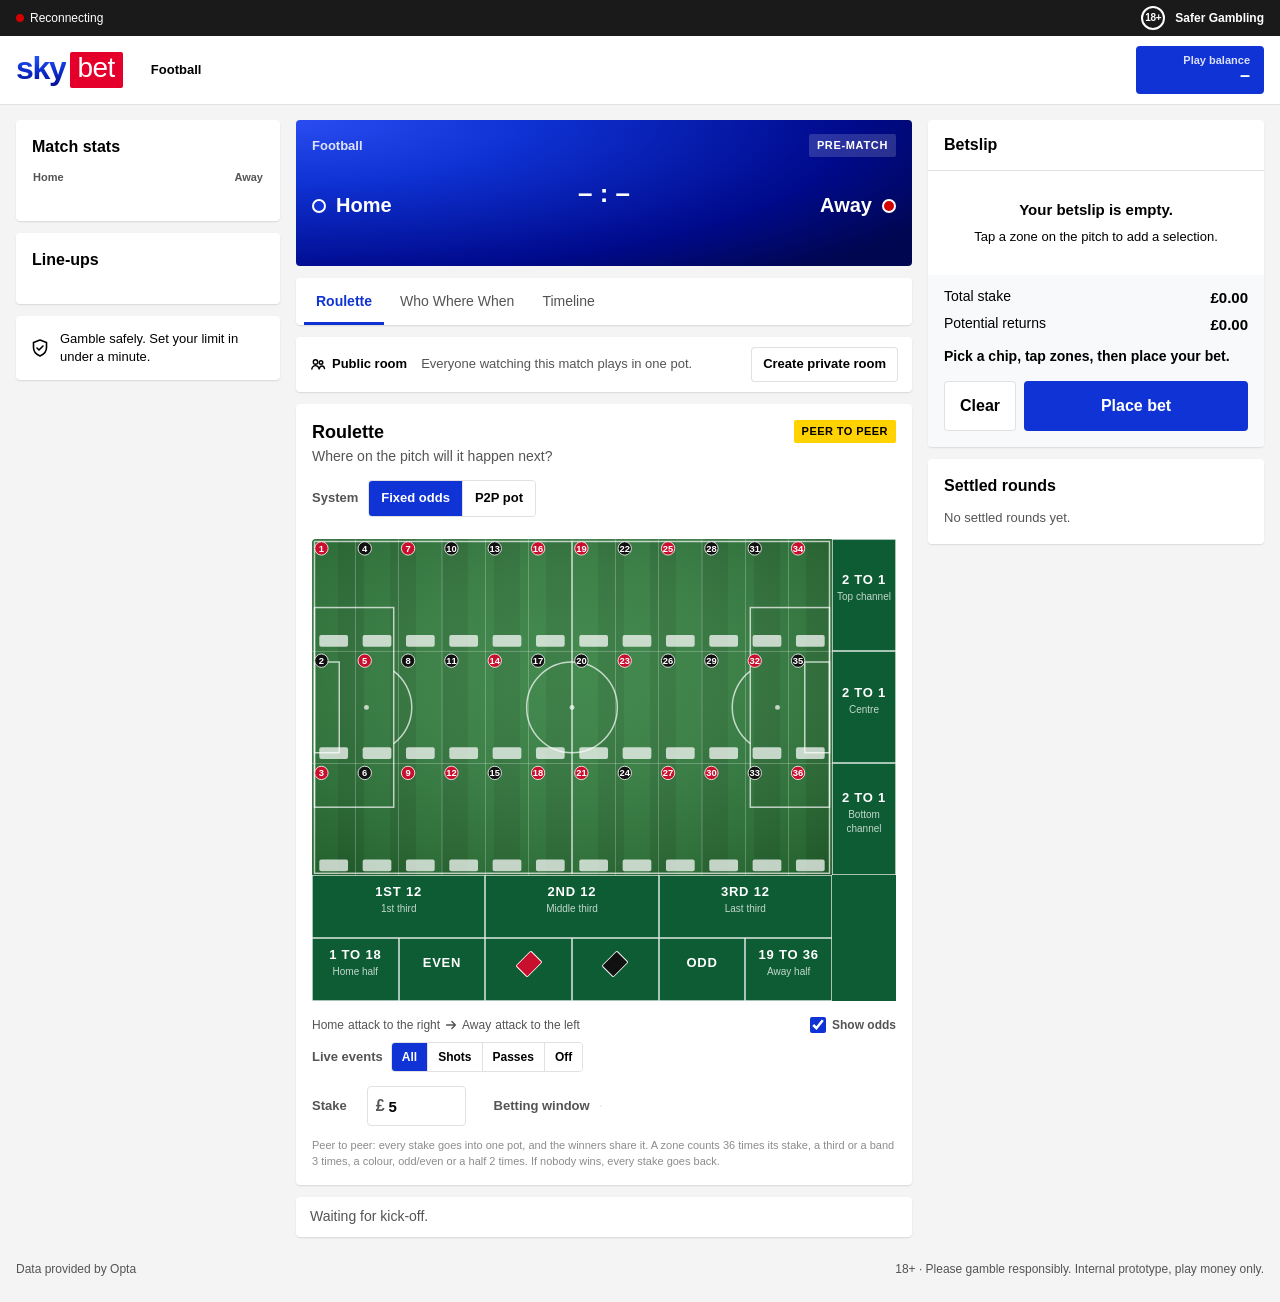
<file: static/index.html>
<!doctype html>
<html lang="en">
<head>
  <meta charset="utf-8">
  <meta name="viewport" content="width=device-width, initial-scale=1">
  <title>Football · Sky Bet</title>
  <link rel="icon" href="data:image/svg+xml,%3Csvg xmlns='http://www.w3.org/2000/svg' viewBox='0 0 16 16'%3E%3Crect width='16' height='16' rx='3' fill='%230f33d5'/%3E%3Crect x='3' y='4' width='10' height='8' rx='1' fill='none' stroke='white' stroke-width='1.4'/%3E%3Cpath d='M8 4v8' stroke='white' stroke-width='1.4'/%3E%3C/svg%3E">
  <link rel="stylesheet" href="/static/app.css">
</head>
<body>
  <div class="top-strip">
    <span class="conn" id="conn" data-state="connecting" role="status">
      <span class="conn-dot" aria-hidden="true"></span><span id="conn-label">Connecting</span>
    </span>
    <span class="top-strip-right">
      <span class="age-badge" aria-label="Over 18s only">18+</span>
      <span>Safer Gambling</span>
    </span>
  </div>

  <header class="sb-header">
    <a class="wordmark" href="/" aria-label="Sky Bet home"><span class="wm-sky">sky</span><span class="wm-bet">bet</span></a>
    <nav class="header-nav" aria-label="Sections">
      <a href="/" class="is-current">Football</a>
    </nav>
    <div class="wallet" aria-live="polite">
      <span class="wallet-label">Play balance</span>
      <span class="wallet-amount" id="wallet">–</span>
    </div>
  </header>

  <div class="layout">
    <aside class="rail rail-left">
      <section class="panel" aria-labelledby="stats-title">
        <h2 class="panel-title" id="stats-title">Match stats</h2>
        <table class="stat-table">
          <thead><tr><th scope="col" id="stat-home">Home</th><th scope="col"><span class="sr-only">Stat</span></th><th scope="col" id="stat-away">Away</th></tr></thead>
          <tbody id="stat-body"></tbody>
        </table>
        <p class="kickoff" id="kickoff"></p>
      </section>
      <section class="panel lineups" aria-labelledby="lineups-title">
        <h2 class="panel-title" id="lineups-title">Line-ups</h2>
        <div class="lineup" id="lineup-home"></div>
        <div class="lineup" id="lineup-away"></div>
      </section>
      <div class="rail-link">
        <svg viewBox="0 0 20 20" aria-hidden="true"><path d="M10 2l6.5 2.5v5c0 4-2.8 7-6.5 8.5C6.3 16.5 3.5 13.5 3.5 9.5v-5z" fill="none" stroke="currentColor" stroke-width="1.6" stroke-linejoin="round"/><path d="M7 10l2 2 4-4" fill="none" stroke="currentColor" stroke-width="1.6" stroke-linecap="round" stroke-linejoin="round"/></svg>
        <span>Gamble safely. Set your limit in under a minute.</span>
      </div>
    </aside>

    <main class="centre">
      <section class="event-hero" aria-labelledby="hero-title">
        <div class="hero-bar">
          <p class="crumbs"><a href="/">Football</a><span class="demo-crumb" id="demo-crumb" hidden>Demo</span></p>
          <span class="status-pill" id="status" data-phase="pre">Pre-match</span>
        </div>
        <h1 class="sr-only" id="hero-title">Live match</h1>
        <div class="scoreboard">
          <div class="side home">
            <span class="kit" id="kit-home" aria-hidden="true"></span>
            <span class="team-name" id="name-home">Home</span>
          </div>
          <div class="score" aria-live="polite">
            <span class="score-boxes" id="score">– : –</span>
            <span class="clock" id="clock"></span>
          </div>
          <div class="side away">
            <span class="team-name" id="name-away">Away</span>
            <span class="kit" id="kit-away" aria-hidden="true"></span>
          </div>
        </div>
      </section>

      <div class="demo-bar" id="demo-bar" hidden>
        <span class="demo-bar-label">Demo</span>
        <div class="demo-buttons" role="group" aria-label="Demo playback">
          <button id="demo-restart" aria-label="Restart before kick-off"><svg viewBox="0 0 16 16" aria-hidden="true"><path d="M3 3v4h4M3.6 7A5 5 0 1 1 4 10.5" fill="none" stroke="currentColor" stroke-width="1.7" stroke-linecap="round" stroke-linejoin="round"/></svg><span>Pre-match</span></button>
          <button data-skip="-300" aria-label="Back 5 minutes"><svg viewBox="0 0 16 16" aria-hidden="true"><path d="M8 3L3 8l5 5M13 3L8 8l5 5" fill="none" stroke="currentColor" stroke-width="1.7" stroke-linecap="round" stroke-linejoin="round"/></svg><span>5m</span></button>
          <button data-skip="-30" aria-label="Back 30 seconds"><svg viewBox="0 0 16 16" aria-hidden="true"><path d="M10 3L5 8l5 5" fill="none" stroke="currentColor" stroke-width="1.7" stroke-linecap="round" stroke-linejoin="round"/></svg><span>30s</span></button>
          <button id="demo-play" aria-label="Pause"><svg viewBox="0 0 16 16" aria-hidden="true"><path d="M5 3v10M11 3v10" fill="none" stroke="currentColor" stroke-width="2" stroke-linecap="round"/></svg></button>
          <button data-skip="30" aria-label="Forward 30 seconds"><span>30s</span><svg viewBox="0 0 16 16" aria-hidden="true"><path d="M6 3l5 5-5 5" fill="none" stroke="currentColor" stroke-width="1.7" stroke-linecap="round" stroke-linejoin="round"/></svg></button>
          <button data-skip="300" aria-label="Forward 5 minutes"><span>5m</span><svg viewBox="0 0 16 16" aria-hidden="true"><path d="M3 3l5 5-5 5M8 3l5 5-5 5" fill="none" stroke="currentColor" stroke-width="1.7" stroke-linecap="round" stroke-linejoin="round"/></svg></button>
        </div>
        <div class="segmented demo-speed" id="demo-speed" role="group" aria-label="Speed">
          <button data-speed="1" aria-pressed="true">1x</button><button data-speed="2" aria-pressed="false">2x</button><button data-speed="4" aria-pressed="false">4x</button><button data-speed="8" aria-pressed="false">8x</button>
        </div>
        <div class="demo-track" id="demo-track" role="slider" tabindex="0" aria-label="Demo position" aria-valuemin="0" aria-valuemax="100" aria-valuenow="0"><span id="demo-fill"></span></div>
        <span class="demo-time" id="demo-time">0:00</span>
      </div>

      <nav class="market-nav" role="tablist" aria-label="Markets">
        <button role="tab" aria-selected="true" aria-controls="view-roulette" id="tab-roulette">Roulette</button>
        <button role="tab" aria-selected="false" aria-controls="view-www" id="tab-www">Who Where When</button>
        <button role="tab" aria-selected="false" aria-controls="view-timeline" id="tab-timeline">Timeline</button>
      </nav>

      <div class="room-bar" id="room-bar">
        <span class="room-name"><svg viewBox="0 0 16 16" aria-hidden="true"><circle cx="5.5" cy="6" r="2.2" fill="none" stroke="currentColor" stroke-width="1.4"/><circle cx="11" cy="6.5" r="1.8" fill="none" stroke="currentColor" stroke-width="1.4"/><path d="M1.8 13c.5-2.3 2-3.4 3.7-3.4s3.2 1.1 3.7 3.4M9.3 12.6c.4-1.7 1.4-2.6 2.7-2.6s2.2.9 2.5 2.6" fill="none" stroke="currentColor" stroke-width="1.4" stroke-linecap="round"/></svg><span id="room-label">Public room</span></span>
        <span class="room-help" id="room-help">Everyone watching this match plays in one pot.</span>
        <span class="room-actions">
          <button class="btn-secondary" id="room-create">Create private room</button>
          <button class="btn-secondary" id="room-copy" hidden>Copy room link</button>
          <a class="room-leave" id="room-leave" hidden>Back to the public room</a>
        </span>
      </div>

      <section class="card setpiece" id="setpiece" aria-labelledby="sp-title" hidden>
        <div class="sp-head">
          <div>
            <p class="sp-kicker" id="sp-kicker">Penalty</p>
            <h2 id="sp-title">Penalty</h2>
            <p class="question" id="sp-sub"></p>
          </div>
          <div class="sp-timer" id="sp-timer" aria-hidden="true">
            <svg viewBox="0 0 36 36"><circle class="sp-ring-bg" cx="18" cy="18" r="15.9"/><circle class="sp-ring" id="sp-ring" cx="18" cy="18" r="15.9" pathLength="100"/></svg>
            <span id="sp-secs">20</span>
          </div>
        </div>
        <div class="goal-frame">
          <svg class="goal" id="goal" viewBox="0 0 120 60" aria-label="Goal mouth divided into nine zones"></svg>
          <div class="board-overlay" id="sp-overlay" hidden><span class="overlay-pill" id="sp-overlay-text"></span></div>
        </div>
        <div class="sp-outcomes" id="sp-outcomes" role="group" aria-label="Other outcomes"></div>
        <div class="sp-stake" id="sp-stake" hidden>
          <label class="stake-input"><span aria-hidden="true">£</span><input id="sp-amount" type="number" inputmode="numeric" min="1" step="1" value="10" aria-label="Stake per pick in pounds"></label>
          <span class="sp-pot">Pot <strong id="sp-pot">£0.00</strong></span>
          <span class="sp-pot">Players <strong id="sp-players">0</strong></span>
          <span class="sp-pot">My picks <strong id="sp-mine">£0.00</strong></span>
        </div>
        <p class="round-status" id="sp-status" role="status"></p>
        <div class="sp-foot">
          <span class="play-badge" id="sp-badge">Free to play</span>
          <span id="sp-note">No stake. Picks are not bets.</span>
          <span class="sp-replay" id="sp-replay"></span>
          <button class="btn-secondary sp-close" id="sp-close" hidden>Close</button>
        </div>
        <p class="sr-only" id="sp-live" aria-live="assertive"></p>
      </section>

      <section class="card roulette" id="view-roulette" role="tabpanel" aria-labelledby="tab-roulette">
        <div class="card-head">
          <div>
            <h2>Roulette</h2>
            <p class="question" id="market-question">Where on the pitch will it happen next?</p>
          </div>
          <span class="play-badge" id="play-badge">Peer to peer</span>
        </div>
        <div class="system-row" id="system-row">
          <span class="control-label">System</span>
          <div class="segmented" id="system-picker" role="group" aria-label="Betting system">
            <button data-system="odds" aria-pressed="true">Fixed odds</button>
            <button data-system="p2p" aria-pressed="false">P2P pot</button>
          </div>
        </div>
        <div class="market-tabs" id="market-picker" role="group" aria-label="Market"></div>
        <p class="rule-note"><span id="rule-note"></span></p>

        <!-- The pitch is the roulette table's number grid (12 columns x 3 rows), so the outside bets sit
             round it as on a casino table: column bets at the end of each row, dozens and even-money below. -->
        <div class="casino" id="outside-bets" role="group" aria-label="Roulette table">
        <div class="casino-top">
        <div class="board-frame">
          <svg class="pitch board" id="board" viewBox="0 0 105 68" aria-label="Roulette table: 36 zones on the pitch, with live event positions">
            <defs>
              <pattern id="stripes-board" width="10.5" height="68" patternUnits="userSpaceOnUse">
                <rect width="5.25" height="68" fill="var(--pitch-a)"/>
                <rect x="5.25" width="5.25" height="68" fill="var(--pitch-b)"/>
              </pattern>
              <radialGradient id="pitch-light" cx="50%" cy="40%" r="75%">
                <stop offset="0" stop-color="#fff" stop-opacity="0.10"/>
                <stop offset="1" stop-color="#000" stop-opacity="0.22"/>
              </radialGradient>
            </defs>
            <rect width="105" height="68" fill="url(#stripes-board)"/>
            <rect width="105" height="68" fill="url(#pitch-light)"/>
            <g class="lines">
              <rect x="0.5" y="0.5" width="104" height="67"/>
              <line x1="52.5" y1="0.5" x2="52.5" y2="67.5"/>
              <circle cx="52.5" cy="34" r="9.15"/>
              <rect x="0.5" y="13.84" width="16" height="40.32"/>
              <rect x="0.5" y="24.84" width="5" height="18.32"/>
              <rect x="88.5" y="13.84" width="16" height="40.32"/>
              <rect x="99.5" y="24.84" width="5" height="18.32"/>
              <path d="M16.5 26.69 A9.15 9.15 0 0 1 16.5 41.31"/>
              <path d="M88.5 26.69 A9.15 9.15 0 0 0 88.5 41.31"/>
            </g>
            <g class="spots">
              <circle cx="52.5" cy="34" r="0.5"/><circle cx="11" cy="34" r="0.5"/><circle cx="94" cy="34" r="0.5"/>
            </g>
            <g class="events" id="layer-lines"></g>
            <g class="events" id="layer-dots"></g>
            <g id="board-cells"></g>
            <g class="events" id="layer-latest"></g>
            <g class="ball-layer" id="layer-ball"></g>
            <g id="board-marker"></g>
          </svg>
          <div class="board-overlay" id="board-overlay" hidden>
            <span class="overlay-pill" id="overlay-text"></span>
          </div>
        </div>
        <div class="casino-cols">
          <button class="outside col" data-kind="row1"><span>2 to 1</span><em id="lbl-row1">Top channel</em><small></small></button>
          <button class="outside col" data-kind="row2"><span>2 to 1</span><em>Centre</em><small></small></button>
          <button class="outside col" data-kind="row3"><span>2 to 1</span><em id="lbl-row3">Bottom channel</em><small></small></button>
        </div>
        </div>
        <div class="casino-strip dozens">
          <button class="outside" data-kind="third1"><span>1st 12</span><em>1st third</em><small></small></button>
          <button class="outside" data-kind="third2"><span>2nd 12</span><em>Middle third</em><small></small></button>
          <button class="outside" data-kind="third3"><span>3rd 12</span><em>Last third</em><small></small></button>
          <span class="casino-corner" aria-hidden="true"></span>
        </div>
        <div class="casino-strip evens">
          <button class="outside" data-kind="low"><span>1 to 18</span><em id="lbl-low">Home half</em><small></small></button>
          <button class="outside" data-kind="even"><span>Even</span><small></small></button>
          <button class="outside diamond red" data-kind="red" aria-label="Red"><i aria-hidden="true"></i><small></small></button>
          <button class="outside diamond black" data-kind="black" aria-label="Black"><i aria-hidden="true"></i><small></small></button>
          <button class="outside" data-kind="odd"><span>Odd</span><small></small></button>
          <button class="outside" data-kind="high"><span>19 to 36</span><em id="lbl-high">Away half</em><small></small></button>
          <span class="casino-corner" aria-hidden="true"></span>
        </div>
        </div>
        <div class="board-under">
            <span class="ball-flag" id="ball-flag" data-live="true" hidden><span class="ball-flag-dot" aria-hidden="true"></span><span id="ball-flag-text">In play</span></span>
        </div>

        <div class="board-bar">
          <p class="board-legend"><span id="dir-home">Home</span> attack to the right <svg viewBox="0 0 16 16" aria-hidden="true"><path d="M3 8h10M9 4l4 4-4 4" fill="none" stroke="currentColor" stroke-width="1.6" stroke-linecap="round" stroke-linejoin="round"/></svg> <span id="dir-away">Away</span> attack to the left</p>
          <label class="odds-toggle"><input type="checkbox" id="odds-toggle" checked> <span>Show odds</span></label>
          <div class="event-filter" role="group" aria-label="Live events on the pitch">
            <span class="control-label">Live events</span>
            <div class="segmented">
              <button aria-pressed="true" data-filter="all">All</button>
              <button aria-pressed="false" data-filter="shots">Shots</button>
              <button aria-pressed="false" data-filter="passes">Passes</button>
              <button aria-pressed="false" data-filter="off">Off</button>
            </div>
          </div>
        </div>

        <div class="controls">
          <div class="control-group" role="group" aria-label="Stake per zone">
            <span class="control-label">Stake</span>
            <div class="chip-rack" id="chip-rack"></div>
            <label class="stake-input"><span aria-hidden="true">£</span><input id="stake-input" type="number" inputmode="numeric" min="1" step="1" value="5" aria-label="Stake per zone in pounds"></label>
          </div>
          <div class="control-group" id="window-group" role="group" aria-label="Round length">
            <span class="control-label">Betting window</span>
            <div class="segmented" id="round-picker"></div>
          </div>
        </div>
        <p class="data-credit" id="roulette-rules">Peer to peer: every stake goes into one pot, and the winners share it. A zone counts 36 times its stake, a third or a band 3 times, a colour, odd/even or a half 2 times. If nobody wins, every stake goes back.</p>
      </section>

      <section class="card pool-card" id="view-www" role="tabpanel" aria-labelledby="tab-www" hidden>
        <div class="card-head">
          <div><h2>Who Where When</h2><p class="question">First goal: who scores, from which zone, and when?</p></div>
          <span class="play-badge">Pre-match pot</span>
        </div>
        <div class="pool-body" id="www-body">
          <p class="round-status" id="www-phase" role="status"></p>
          <div class="pool-step"><span class="pool-step-n">1</span><span id="www-scorer-label">Who scores the first goal</span></div>
          <div class="vs-picker" id="www-scorer" role="group" aria-labelledby="www-scorer-label"></div>
          <div class="pool-step"><span class="pool-step-n">2</span><span id="www-grid-label">Where: pick the zone he scores from</span></div>
          <div class="zone-grid" id="www-grid" role="group" aria-labelledby="www-grid-label"></div>
          <p class="board-legend"><span id="www-dir-home">Home</span> attack to the right <svg viewBox="0 0 16 16" aria-hidden="true"><path d="M3 8h10M9 4l4 4-4 4" fill="none" stroke="currentColor" stroke-width="1.6" stroke-linecap="round" stroke-linejoin="round"/></svg> <span id="www-dir-away">Away</span> attack to the left. Each zone shows the money on it.</p>
          <div class="pool-step"><span class="pool-step-n">3</span><span id="www-bands-label">When: pick the minute band</span></div>
          <div class="segmented band-picker" id="www-bands" role="group" aria-labelledby="www-bands-label"></div>
          <div class="pool-join">
            <label class="stake-input"><span aria-hidden="true">£</span><input id="www-stake" type="number" inputmode="numeric" min="1" step="1" value="10" aria-label="Stake in pounds"></label>
            <button class="btn-primary" id="www-join">Join the pot</button>
          </div>
          <div class="www-quote" id="www-quote" aria-live="polite">
            <div><span class="www-quote-label">Pot</span><strong id="www-pot">£0.00</strong></div>
            <div><span class="www-quote-label">Players</span><strong id="www-players">0</strong></div>
            <div><span class="www-quote-label">Your stake</span><strong id="www-mine">£0.00</strong></div>
            <div><span class="www-quote-label">If your pick is exact</span><strong id="www-share">–</strong></div>
            <span class="www-legs" id="www-pick">Pick a scorer, a zone and a band.</span>
          </div>
          <p class="round-status" id="www-status" role="status" hidden></p>
          <div class="pool-live" id="www-live"></div>
          <p class="pool-rules" id="www-rules">First goal decides the pot. Wrong scorer pays nothing; the exact zone and band pay most, a neighbouring one less. No goal, or no winner, returns every stake.</p>
          <h3 class="history-title">Settled pots</h3>
          <ol class="history" id="www-history"></ol>
        </div>
      </section>

      <section class="card" id="view-timeline" role="tabpanel" aria-labelledby="tab-timeline" hidden>
        <div class="card-head"><h2>Timeline</h2></div>
        <ol class="timeline" id="timeline"></ol>
        <p class="empty" id="timeline-empty">No key events yet.</p>
      </section>

      <p class="latest" id="latest" aria-live="polite">Waiting for kick-off.</p>
    </main>

    <aside class="rail rail-right">
      <section class="betslip" aria-labelledby="slip-title">
        <header class="slip-head">
          <h2 id="slip-title">Betslip</h2>
          <span class="slip-count" id="slip-count" hidden>0</span>
        </header>
        <div class="slip-empty" id="slip-empty">
          <strong>Your betslip is empty.</strong>
          <span>Tap a zone on the pitch to add a selection.</span>
        </div>
        <ol class="slip-rows" id="slip-rows"></ol>
        <div class="slip-foot">
          <div class="slip-line"><span>Total stake</span><strong id="slip-stake">£0.00</strong></div>
          <div class="slip-line"><span>Potential returns</span><strong id="slip-return">£0.00</strong></div>
          <div class="slip-line slip-pot" id="slip-pot-line" hidden><span>Round pot · <span id="slip-players">0</span> players · <span id="slip-viewers">0</span> in the room</span><strong id="slip-pot">£0.00</strong></div>
          <div class="slip-line slip-pot" id="slip-mine-line" hidden><span id="slip-mine-label">Your stake in this round</span><strong id="slip-mine">£0.00</strong></div>
          <div class="round-meter" id="round-meter" hidden><span id="round-meter-fill"></span></div>
          <p class="round-status" id="round-status" role="status">Pick a chip, tap zones, then place your bet.</p>
          <div class="slip-actions">
            <button class="btn-secondary" id="btn-clear">Clear</button>
            <button class="btn-primary" id="btn-spin">Place bet</button>
          </div>
        </div>
      </section>
      <section class="panel settled" aria-labelledby="history-title">
        <h2 class="panel-title" id="history-title">Settled rounds</h2>
        <ol class="history" id="history"></ol>
        <p class="empty" id="history-empty">No settled rounds yet.</p>
      </section>
    </aside>
  </div>

  <div class="mobile-slip" id="mobile-slip" hidden>
    <span class="mobile-slip-text"><strong id="mobile-count">0 selections</strong> · <span id="mobile-stake">£0.00</span></span>
    <button class="btn-primary" id="btn-spin-mobile">Place bet</button>
  </div>

  <div class="toasts" id="toasts" aria-live="polite"></div>

  <div class="goal-takeover" id="goal-takeover" role="alert" hidden>
    <div class="gt-inner">
      <span class="gt-team"><span class="kit" id="gt-kit" aria-hidden="true"></span><span id="gt-team"></span></span>
      <span class="gt-word">GOAL</span>
      <span class="gt-sub" id="gt-sub"></span>
      <span class="gt-bar" aria-hidden="true"></span>
    </div>
  </div>

  <footer class="footer">
    <span id="data-source">Data provided by Opta</span>
    <span>18+ · Please gamble responsibly. Internal prototype, play money only.</span>
  </footer>

  <template id="icon-goal"><svg viewBox="0 0 16 16" aria-hidden="true"><circle cx="8" cy="8" r="6.5" fill="none" stroke="currentColor" stroke-width="1.5"/><path d="M8 4.5l3 2.2-1.1 3.5H6.1L5 6.7z" fill="currentColor"/></svg></template>
  <template id="icon-card"><svg viewBox="0 0 16 16" aria-hidden="true"><rect x="4" y="2" width="8" height="12" rx="1.5" fill="currentColor"/></svg></template>
  <template id="icon-sub"><svg viewBox="0 0 16 16" aria-hidden="true"><path d="M5 2v9M2 8l3 3 3-3M11 14V5M8 8l3-3 3 3" fill="none" stroke="currentColor" stroke-width="1.6" stroke-linecap="round" stroke-linejoin="round"/></svg></template>
  <template id="icon-shot"><svg viewBox="0 0 16 16" aria-hidden="true"><circle cx="8" cy="8" r="2.5" fill="currentColor"/><circle cx="8" cy="8" r="6" fill="none" stroke="currentColor" stroke-width="1.5"/></svg></template>
  <template id="icon-whistle"><svg viewBox="0 0 16 16" aria-hidden="true"><path d="M2 7a4 4 0 1 0 8 0h4V4H6.5A4 4 0 0 0 2 7z" fill="none" stroke="currentColor" stroke-width="1.5" stroke-linejoin="round"/></svg></template>

  <script src="/static/app.js" defer></script>
  <script src="/static/moments.js" defer></script>
  <script src="/static/www.js" defer></script>
</body>
</html>
</file>
<file: static/app.css>
:root {
  --blue: #0f33d5;
  --blue-deep: #000a8c;
  --blue-ink: #00064f;
  --blue-tint: #e7ebfb;
  --blue-tint-2: #cfd6f7;
  --sb-red: #e4002b;
  --page: #f4f4f4;
  --surface: #ffffff;
  --surface-2: #f7f9fa;
  --ink: #000000;
  --ink-2: #545454;
  --ink-3: #8c8c8c;
  --line: #e1e1e1;
  --strip: #1a1a1a;
  --live: #00a650;
  --win: #00843d;
  --yellow: #ffd200;
  --red: #d40000;
  --roulette-red: #c8102e;
  --pitch-a: #2e7d3b;
  --pitch-b: #297235;
  --pitch-line: rgba(255, 255, 255, 0.7);
  --home: #0f33d5;
  --away: #d40000;
  --radius: 4px;
  --shadow: 0 1px 2px rgba(0, 0, 0, 0.08), 0 1px 1px rgba(0, 0, 0, 0.04);
  --font: "Sky Text", Arial, "Helvetica Neue", Helvetica, sans-serif;
}

* { box-sizing: border-box; }

body {
  margin: 0;
  background: var(--page);
  color: var(--ink);
  font: 16px/1.4 var(--font);
  -webkit-font-smoothing: antialiased;
}

button { font: inherit; cursor: pointer; }
button:focus-visible, a:focus-visible { outline: 3px solid var(--blue); outline-offset: 2px; }
[hidden] { display: none !important; }

.sr-only { position: absolute; width: 1px; height: 1px; overflow: hidden; clip: rect(0 0 0 0); white-space: nowrap; }

/* ---------- chrome ---------- */

.top-strip {
  display: flex; justify-content: space-between; align-items: center; gap: 12px;
  background: var(--strip); color: #fff; font-size: 12px; font-weight: 700;
  padding: 0 16px; height: 36px;
}
.top-strip-right { display: inline-flex; align-items: center; gap: 10px; }
.age-badge {
  display: inline-grid; place-items: center; width: 24px; height: 24px; border-radius: 50%;
  border: 2px solid #fff; font-size: 10px; letter-spacing: -0.02em;
}

.conn { display: inline-flex; align-items: center; gap: 6px; font-weight: 400; }
.conn-dot { width: 8px; height: 8px; border-radius: 50%; background: var(--ink-3); }
.conn[data-state="live"] .conn-dot { background: #3ddc6b; animation: pulse 1.6s ease-in-out infinite; }
.conn[data-state="down"] .conn-dot { background: var(--red); }
@keyframes pulse { 50% { opacity: 0.35; } }

.sb-header {
  background: var(--surface); height: 68px; padding: 0 16px;
  display: flex; align-items: center; gap: 28px; box-shadow: 0 1px 0 var(--line);
}
.wordmark { display: inline-flex; align-items: center; gap: 4px; text-decoration: none; line-height: 1; }
.wm-sky {
  font-size: 32px; font-weight: 700; letter-spacing: -0.04em; padding-bottom: 4px;
  background: linear-gradient(180deg, #2a5bff 0%, var(--blue) 45%, var(--blue-deep) 100%);
  -webkit-background-clip: text; background-clip: text; color: transparent;
}
.wm-bet {
  font-size: 28px; font-weight: 400; color: #fff; background: var(--sb-red);
  padding: 2px 8px 6px; border-radius: 2px; letter-spacing: -0.02em;
}
.header-nav { display: flex; gap: 24px; font-size: 13px; font-weight: 700; color: var(--ink-2); flex: 1; }
.header-nav .is-current { color: var(--ink); display: inline-flex; align-items: center; gap: 6px; }
.new-tag {
  font-size: 10px; font-weight: 700; text-transform: uppercase; letter-spacing: 0.04em;
  background: var(--yellow); color: var(--ink); padding: 2px 5px; border-radius: 2px;
}
.wallet {
  display: grid; justify-items: end; line-height: 1.1; padding: 8px 14px;
  border-radius: var(--radius); background: var(--blue); color: #fff; min-width: 128px;
}
.wallet-label { font-size: 11px; font-weight: 700; opacity: 0.85; }
.wallet-amount { font-size: 18px; font-weight: 700; font-variant-numeric: tabular-nums; }

.layout {
  display: grid; gap: 16px; padding: 16px; max-width: 1440px; margin: 0 auto;
  grid-template-columns: 264px minmax(0, 1fr) 336px;
  align-items: start;
}
.rail { display: grid; gap: 12px; min-width: 0; }
.rail-right { position: sticky; top: 16px; }

.panel { background: var(--surface); border-radius: var(--radius); padding: 16px; box-shadow: var(--shadow); }
.panel-title { margin: 0 0 12px; font-size: 16px; font-weight: 700; }

.rail-link {
  display: flex; gap: 10px; align-items: center; background: var(--surface); border-radius: var(--radius);
  box-shadow: var(--shadow); padding: 14px; font-size: 13px; color: var(--ink);
}
.rail-link svg { flex: none; width: 20px; height: 20px; }

.centre { display: grid; gap: 12px; min-width: 0; }

/* ---------- event hero ---------- */

.event-hero {
  background: radial-gradient(120% 140% at 0% 0%, #2a4cf0 0%, var(--blue) 30%, var(--blue-deep) 75%, var(--blue-ink) 100%);
  color: #fff; border-radius: var(--radius); padding: 14px 16px 0; overflow: hidden;
}
.hero-bar { display: flex; justify-content: space-between; align-items: center; gap: 12px; }
.crumbs { margin: 0; display: flex; gap: 8px; font-size: 13px; font-weight: 700; opacity: 0.85; }

.status-pill {
  font-size: 11px; font-weight: 700; padding: 4px 8px; border-radius: 2px;
  background: rgba(255, 255, 255, 0.16); text-transform: uppercase; letter-spacing: 0.06em;
  display: inline-flex; align-items: center; gap: 6px;
}
.status-pill[data-phase="live"] { background: var(--sb-red); }
.status-pill[data-phase="live"]::before {
  content: ""; width: 6px; height: 6px; border-radius: 50%; background: #fff; animation: pulse 1.6s ease-in-out infinite;
}

.scoreboard {
  display: grid; grid-template-columns: 1fr auto 1fr; align-items: center; gap: 16px;
  padding: 18px 0 16px;
}
.side { display: flex; align-items: center; gap: 10px; min-width: 0; }
.side.away { justify-content: flex-end; }
.team-name { font-size: 20px; font-weight: 700; line-height: 1.15; overflow-wrap: break-word; min-width: 0; }
.side.away .team-name { text-align: right; }
.kit { flex: none; width: 14px; height: 14px; border-radius: 50%; border: 2px solid #fff; background: var(--home); }
#kit-away { background: var(--away); }

.score { display: grid; justify-items: center; gap: 6px; }
.score-boxes { display: inline-flex; gap: 4px; font-size: 26px; font-weight: 700; font-variant-numeric: tabular-nums; }
.score-boxes b {
  display: inline-grid; place-items: center; min-width: 40px; height: 44px; padding: 0 6px;
  background: #fff; color: var(--blue-ink); border-radius: 2px;
}
.score-boxes i { font-style: normal; align-self: center; opacity: 0.6; padding: 0 2px; }
.clock {
  font-size: 13px; font-weight: 700; font-variant-numeric: tabular-nums; min-height: 18px;
  color: var(--yellow);
}

.tabs { display: flex; gap: 28px; overflow-x: auto; scrollbar-width: none; }
.tabs button {
  background: none; border: 0; color: rgba(255, 255, 255, 0.75); padding: 10px 0 12px;
  font-size: 15px; font-weight: 700; border-bottom: 4px solid transparent; white-space: nowrap;
}
.tabs button:hover { color: #fff; }
.tabs button[aria-selected="true"] { color: #fff; border-bottom-color: #fff; }

/* ---------- cards ---------- */

.card { background: var(--surface); border-radius: var(--radius); padding: 16px; box-shadow: var(--shadow); min-width: 0; }
.card-head { display: flex; justify-content: space-between; align-items: flex-start; gap: 12px; flex-wrap: wrap; margin-bottom: 14px; }
.card-head h2 { margin: 0; font-size: 18px; }
.question { margin: 2px 0 0; font-size: 14px; color: var(--ink-2); }
.play-badge {
  font-size: 11px; font-weight: 700; padding: 4px 8px; border-radius: 2px; text-transform: uppercase;
  letter-spacing: 0.04em; background: var(--yellow); color: var(--ink);
}

.market-tabs { display: flex; gap: 8px; flex-wrap: wrap; }
.system-row { display: flex; align-items: center; gap: 10px; margin-bottom: 10px; flex-wrap: wrap; }
.mtab {
  border: 1px solid var(--line); border-radius: var(--radius); padding: 8px 14px; font-size: 14px; font-weight: 700;
  background: var(--surface); color: var(--ink);
}
.mtab:hover { border-color: var(--blue); color: var(--blue); }
.mtab[aria-pressed="true"] { background: var(--blue); border-color: var(--blue); color: #fff; }
.mtab:disabled { opacity: 0.4; cursor: not-allowed; }
.mtab:disabled:hover { border-color: var(--line); color: var(--ink); }

.rule-note { margin: 10px 0 12px; font-size: 13px; color: var(--ink-2); }
.data-credit { margin: 12px 0 0; font-size: 11px; color: var(--ink-3); }

/* ---------- pitch ---------- */

.board-frame { position: relative; border-radius: var(--radius); overflow: hidden; box-shadow: inset 0 0 0 1px rgba(0, 0, 0, 0.08); }
.pitch { display: block; width: 100%; height: auto; }
.pitch .lines * { fill: none; stroke: var(--pitch-line); stroke-width: 0.3; }
.pitch .spots circle { fill: var(--pitch-line); }
.board-legend { margin: 8px 0 0; font-size: 12px; color: var(--ink-2); display: flex; align-items: center; gap: 4px; }
.board-legend svg { width: 14px; height: 14px; }

.dot { stroke: #fff; stroke-width: 0.35; }
.dot.latest { stroke-width: 0.6; }
.halo { fill: none; stroke: #fff; stroke-width: 0.4; animation: halo 1.6s ease-out infinite; transform-box: fill-box; transform-origin: center; }
@keyframes halo { from { opacity: 1; transform: scale(1); } to { opacity: 0; transform: scale(2.6); } }
.trail { stroke-width: 0.35; stroke-linecap: round; opacity: 0.9; }
.goal-mark { fill: #fff; stroke: var(--ink); stroke-width: 0.3; }

.latest {
  margin: 0; font-size: 14px; color: var(--ink-2); min-height: 20px; padding: 10px 14px;
  background: var(--surface); border-radius: var(--radius); box-shadow: var(--shadow);
}
.latest strong { color: var(--ink); }

/* ---------- roulette board ---------- */

.board .events { pointer-events: none; }
.board .events .dot { opacity: 0.85; }
.board .events .trail { opacity: 0.65; }
.board.locked .events { opacity: 0.6; }
.board-bar { display: flex; justify-content: space-between; align-items: center; gap: 8px 16px; flex-wrap: wrap; margin-top: 8px; }
.board-bar .board-legend { margin: 0; }
.event-filter { display: flex; align-items: center; gap: 8px; }
.event-filter .segmented button { padding: 6px 10px; font-size: 12px; }

.board .cell { cursor: pointer; }
.board .cell .zone { fill: rgba(255, 255, 255, 0); stroke: rgba(255, 255, 255, 0.22); stroke-width: 0.12; transition: fill 120ms ease; }
.board .cell:hover .zone { fill: rgba(255, 255, 255, 0.12); }
.board .cell:focus { outline: none; }
.board .cell:focus-visible .zone { stroke: var(--yellow); stroke-width: 0.6; }
.board .cell.picked .zone { fill: rgba(15, 51, 213, 0.32); }

.board .cell-badge { stroke: rgba(255, 255, 255, 0.9); stroke-width: 0.18; }
.board .cell.red .cell-badge { fill: var(--roulette-red); }
.board .cell.black .cell-badge { fill: #111; }
.board .cell-number { font: 700 1.9px var(--font); fill: #fff; pointer-events: none; }

.board .price rect { fill: rgba(255, 255, 255, 0.72); transition: fill 120ms ease, opacity 150ms ease; }
.board .price text { font: 700 1.5px var(--font); fill: var(--ink); pointer-events: none; font-variant-numeric: tabular-nums; }
.board .price { transition: opacity 150ms ease; }
/* Odds hidden: only a faint grid, so the ball and events are easy to follow. */
.board.hide-odds .price { opacity: 0; }
.board.hide-odds .cell:hover .price, .board.hide-odds .cell.picked .price, .board.hide-odds .cell.win .price { opacity: 1; }
.board.hide-odds .cell-badge, .board.hide-odds .cell-number { opacity: 0.45; }
.board .cell:hover .price rect { fill: #fff; stroke: var(--blue); stroke-width: 0.22; }
.board .cell.picked .price rect { fill: var(--blue); stroke: #fff; stroke-width: 0.22; }
.board .cell.picked .price text { fill: #fff; }

.board .stake-chip { fill: var(--yellow); stroke: #fff; stroke-width: 0.35; }
.board .stake-ring { fill: none; stroke: rgba(0, 0, 0, 0.35); stroke-width: 0.28; stroke-dasharray: 0.9 0.7; }
.board .stake-shadow { fill: rgba(0, 0, 0, 0.3); }
.board .stake-text { font: 700 1.9px var(--font); fill: var(--ink); pointer-events: none; }

.board.locked .cell { cursor: not-allowed; }
.board.locked .cell:not(.picked) .zone { fill: rgba(0, 0, 0, 0.18); }
.board.locked .cell:not(.picked) .price rect { fill: rgba(255, 255, 255, 0.55); }

.board .cell.win .zone { fill: rgba(255, 210, 0, 0.5); stroke: var(--yellow); stroke-width: 0.6; }
.board .cell.win .price rect { fill: var(--yellow); stroke: #fff; stroke-width: 0.25; }
.board .cell.win .price text { fill: var(--ink); }

.board .ball { fill: #fff; stroke: var(--ink); stroke-width: 0.25; }
.board .ball-patch { fill: var(--ink); }
.board .ripple { fill: none; stroke: #fff; stroke-width: 0.35; transform-box: fill-box; transform-origin: center; animation: halo 1.8s ease-out infinite; }

.board-overlay { position: absolute; inset: 0 0 auto; display: flex; justify-content: center; padding-top: 12px; pointer-events: none; }
.overlay-pill {
  background: rgba(0, 6, 79, 0.88); color: #fff; font-weight: 700; font-size: 15px;
  padding: 10px 16px; border-radius: var(--radius); box-shadow: 0 4px 16px rgba(0, 0, 0, 0.25);
}

/* ---------- controls ---------- */

.controls { display: flex; flex-wrap: wrap; gap: 16px 28px; margin-top: 14px; align-items: center; }
.control-group { display: flex; align-items: center; gap: 10px; }
.control-label { font-size: 13px; font-weight: 700; color: var(--ink-2); }

.chip-rack { display: flex; gap: 10px; }
.casino-chip {
  --chip: var(--blue);
  width: 44px; height: 44px; border-radius: 50%; border: 0; padding: 0;
  display: grid; place-items: center; font-size: 11px; font-weight: 700; color: var(--ink); letter-spacing: -0.03em;
  background:
    radial-gradient(circle, #fff 0 52%, transparent 53%),
    repeating-conic-gradient(var(--chip) 0 30deg, #fff 30deg 45deg);
  box-shadow: 0 2px 0 rgba(0, 0, 0, 0.25), inset 0 0 0 2px var(--chip);
  transition: transform 120ms ease, box-shadow 120ms ease;
}
.casino-chip:nth-child(2) { --chip: var(--roulette-red); }
.casino-chip:nth-child(3) { --chip: var(--win); }
.casino-chip:nth-child(4) { --chip: #111; }
.casino-chip:hover { transform: translateY(-2px); }
.casino-chip[aria-pressed="true"] {
  transform: translateY(-3px);
  box-shadow: 0 4px 0 rgba(0, 0, 0, 0.25), inset 0 0 0 2px var(--chip), 0 0 0 3px var(--surface), 0 0 0 5px var(--blue);
}

.segmented { display: inline-flex; border: 1px solid var(--line); border-radius: var(--radius); overflow: hidden; }
.segmented button {
  border: 0; background: var(--surface); padding: 8px 12px; font-size: 13px; font-weight: 700; color: var(--ink);
}
.segmented button + button { border-left: 1px solid var(--line); }
.segmented button:hover { color: var(--blue); }
.segmented button[aria-pressed="true"] { background: var(--blue); color: #fff; }

/* ---------- betslip ---------- */

.betslip { background: var(--surface); border-radius: var(--radius); box-shadow: var(--shadow); overflow: hidden; }
.slip-head { display: flex; align-items: center; gap: 8px; padding: 14px 16px; border-bottom: 1px solid var(--line); }
.slip-head h2 { margin: 0; font-size: 16px; }
.slip-count {
  display: inline-grid; place-items: center; min-width: 22px; height: 22px; padding: 0 6px; border-radius: 11px;
  background: var(--blue); color: #fff; font-size: 12px; font-weight: 700;
}
.slip-empty { display: grid; gap: 8px; text-align: center; padding: 28px 16px; font-size: 13px; }
.slip-empty strong { font-size: 15px; }

.slip-rows { list-style: none; margin: 0; padding: 0; max-height: 320px; overflow-y: auto; }
.slip-rows li {
  display: grid; grid-template-columns: 1fr auto; gap: 2px 12px; padding: 12px 16px;
  border-bottom: 1px solid var(--line);
}
.slip-sel { font-size: 14px; font-weight: 700; display: flex; align-items: center; gap: 8px; }
.slip-num {
  display: inline-grid; place-items: center; width: 22px; height: 22px; border-radius: 50%;
  font-size: 11px; color: #fff; background: #111;
}
.slip-num.red { background: var(--roulette-red); }
.slip-price { font-size: 14px; font-weight: 700; color: var(--blue); text-align: right; font-variant-numeric: tabular-nums; }
.slip-market { font-size: 12px; color: var(--ink-2); }
.slip-stake { font-size: 13px; font-weight: 700; text-align: right; font-variant-numeric: tabular-nums; }
.slip-rows li.win { background: #fff8d6; }

.slip-foot { padding: 12px 16px 16px; display: grid; gap: 6px; background: var(--surface-2); }
.slip-line { display: flex; justify-content: space-between; font-size: 14px; font-variant-numeric: tabular-nums; }
.slip-line strong { font-size: 15px; }

.round-meter { height: 6px; border-radius: 3px; background: var(--line); overflow: hidden; margin-top: 6px; }
.round-meter span { display: block; height: 100%; background: var(--blue); width: 100%; transition: width 1s linear; }
.round-meter.locked span { background: var(--yellow); width: 100%; animation: shimmer 1.2s ease-in-out infinite; }
@keyframes shimmer { 50% { opacity: 0.45; } }

.round-status { margin: 6px 0 4px; font-size: 14px; font-weight: 700; min-height: 20px; }
.round-status.win { color: var(--win); }
.round-status.lose { color: var(--ink-2); }
.round-status.error { color: var(--red); font-weight: 400; }

.slip-actions { display: grid; grid-template-columns: auto 1fr; gap: 8px; margin-top: 4px; }
.btn-primary, .btn-secondary { border: 0; border-radius: var(--radius); padding: 14px 16px; font-weight: 700; font-size: 16px; }
.btn-primary { background: var(--blue); color: #fff; }
.btn-primary:hover:not(:disabled) { background: var(--blue-deep); }
.btn-primary:disabled { background: #b9c1ee; cursor: not-allowed; }
.btn-secondary { background: var(--surface); color: var(--ink); box-shadow: inset 0 0 0 1px var(--line); }
.btn-secondary:hover:not(:disabled) { box-shadow: inset 0 0 0 1px var(--ink); }
.btn-secondary:disabled { color: var(--ink-3); cursor: not-allowed; }

.history { list-style: none; margin: 0; padding: 0; font-size: 13px; }
.history li { display: grid; grid-template-columns: auto 1fr auto; align-items: center; gap: 10px; padding: 8px 0; border-bottom: 1px solid var(--line); }
.history li:last-child { border-bottom: 0; }
.outcome {
  display: inline-grid; place-items: center; width: 22px; height: 22px; border-radius: 2px;
  font-size: 11px; font-weight: 700; color: #fff; background: var(--ink-3);
}
.outcome.w { background: var(--win); }
.outcome.l { background: var(--red); }
.history small { display: block; color: var(--ink-2); font-size: 12px; }
.history .net-win { color: var(--win); font-weight: 700; }
.history .net-lose { color: var(--red); font-weight: 700; }

/* ---------- timeline, stats, line-ups ---------- */

.timeline { list-style: none; margin: 0; padding: 0; }
.timeline li {
  display: grid; grid-template-columns: 52px 20px 1fr; gap: 10px; align-items: center;
  padding: 10px 8px; border-bottom: 1px solid var(--line); border-left: 4px solid transparent;
}
.timeline li[data-team="home"] { border-left-color: var(--home); }
.timeline li[data-team="away"] { border-left-color: var(--away); }
.timeline .minute {
  justify-self: start; font-size: 12px; font-weight: 700; padding: 2px 8px; border-radius: 2px;
  background: var(--blue-tint); color: var(--blue); font-variant-numeric: tabular-nums;
}
.timeline svg { width: 18px; height: 18px; color: var(--ink-2); }
.timeline .is-goal svg { color: var(--ink); }
.timeline .is-yellow svg { color: var(--yellow); }
.timeline .is-red svg { color: var(--red); }
.timeline .what { font-size: 14px; }
.timeline .what small { display: block; color: var(--ink-2); font-size: 12px; }
.timeline .divider { grid-template-columns: 1fr; text-align: center; font-size: 12px; font-weight: 700; color: var(--ink-2); background: var(--page); text-transform: uppercase; letter-spacing: 0.04em; }
.empty { color: var(--ink-2); font-size: 13px; margin: 0; }

.lineup + .lineup { margin-top: 16px; }
.lineup h3 { margin: 0 0 6px; font-size: 14px; display: flex; align-items: center; gap: 8px; }
.lineup h3 .kit { width: 12px; height: 12px; border-width: 1px; border-color: var(--line); }
.lineup ol { margin: 0; padding: 0; list-style: none; font-size: 13px; }
.lineup li { padding: 5px 0; border-bottom: 1px solid #f0f0f0; }
.lineup .bench { margin-top: 6px; font-size: 12px; color: var(--ink-2); }

.stat-table { width: 100%; border-collapse: collapse; font-variant-numeric: tabular-nums; }
.stat-table th { font-size: 11px; line-height: 1.25; color: var(--ink-2); font-weight: 700; padding-bottom: 8px; }
.stat-table th:first-child, .stat-table td:first-child { text-align: left; }
.stat-table th:last-child, .stat-table td:last-child { text-align: right; }
.stat-table td { padding: 6px 0; font-weight: 700; }
.stat-table td.label { text-align: center; font-weight: 400; font-size: 13px; color: var(--ink-2); }
.stat-bar { display: flex; height: 4px; border-radius: 2px; overflow: hidden; background: var(--line); margin-top: 4px; }
.stat-bar span:first-child { background: var(--home); }
.stat-bar span:last-child { background: var(--away); }
.kickoff { margin: 12px 0 0; font-size: 12px; color: var(--ink-2); }

.footer {
  display: flex; justify-content: space-between; flex-wrap: wrap; gap: 8px;
  max-width: 1440px; margin: 0 auto; padding: 8px 16px 24px; font-size: 12px; color: var(--ink-2);
}

.mobile-slip {
  position: fixed; left: 0; right: 0; bottom: 0; z-index: 10;
  display: flex; align-items: center; justify-content: space-between; gap: 12px;
  background: var(--surface); padding: 10px 16px; box-shadow: 0 -2px 12px rgba(0, 0, 0, 0.15);
}
.mobile-slip .btn-primary { padding: 12px 20px; }
.mobile-slip-text { font-size: 14px; }

/* ---------- moments: set-piece goal mouth ---------- */

.setpiece { border-top: 4px solid var(--yellow); animation: sp-in 320ms cubic-bezier(.2,.9,.3,1) both; }
@keyframes sp-in { from { opacity: 0; transform: translateY(-8px); } to { opacity: 1; transform: none; } }
.sp-head { display: flex; justify-content: space-between; align-items: flex-start; gap: 16px; margin-bottom: 12px; }
.sp-head h2 { margin: 0; font-size: 22px; }
.sp-kicker {
  margin: 0 0 4px; display: inline-block; font-size: 11px; font-weight: 700; text-transform: uppercase; letter-spacing: 0.06em;
  background: var(--sb-red); color: #fff; padding: 3px 7px; border-radius: 2px;
}
.setpiece[data-kind="freekick"] .sp-kicker { background: var(--blue); }

.sp-timer { position: relative; width: 56px; height: 56px; flex: none; display: grid; place-items: center; }
.sp-timer svg { position: absolute; inset: 0; transform: rotate(-90deg); }
.sp-ring-bg { fill: none; stroke: var(--line); stroke-width: 3; }
.sp-ring { fill: none; stroke: var(--blue); stroke-width: 3; stroke-linecap: round; stroke-dasharray: 100; stroke-dashoffset: 0; transition: stroke-dashoffset 250ms linear, stroke 200ms; }
.sp-timer span { font-size: 18px; font-weight: 700; font-variant-numeric: tabular-nums; }
.sp-timer.urgent .sp-ring { stroke: var(--sb-red); }
.sp-timer.urgent span { color: var(--sb-red); }

.goal-frame { position: relative; border-radius: var(--radius); overflow: hidden; }
.goal { display: block; width: 100%; height: auto; }
.goal .gm-line { stroke: rgba(255, 255, 255, 0.7); stroke-width: 0.35; fill: none; }
.goal .gm-post { fill: #fff; stroke: rgba(0, 0, 0, 0.25); stroke-width: 0.15; }
.goal .gm-keeper path { fill: rgba(0, 0, 0, 0.55); }
.goal .gm-keeper { transform-box: view-box; transform-origin: 60px 48px; }
.goal .gm-wall path, .goal .gm-wall circle { fill: rgba(0, 0, 0, 0.6); stroke: rgba(255, 255, 255, 0.25); stroke-width: 0.15; }
.goal .gm-wall, .goal .gm-keeper, .goal .gm-net, .goal .gm-ball { pointer-events: none; }

.goal .gm-cell { cursor: pointer; }
.goal .gm-zone { fill: rgba(255, 255, 255, 0.06); stroke: rgba(255, 255, 255, 0.45); stroke-width: 0.2; stroke-dasharray: 0.8 0.6; transition: fill 120ms ease; }
.goal .gm-label { font: 700 2.4px var(--font); fill: rgba(255, 255, 255, 0.85); pointer-events: none; }
.goal .gm-cell:hover .gm-zone { fill: rgba(255, 255, 255, 0.16); }
.goal .gm-cell:focus { outline: none; }
.goal .gm-cell:focus-visible .gm-zone { stroke: var(--yellow); stroke-width: 0.5; stroke-dasharray: none; }
.goal .gm-cell.picked .gm-zone { fill: rgba(15, 51, 213, 0.75); stroke: #fff; stroke-width: 0.4; stroke-dasharray: none; }
.goal .gm-cell.picked .gm-label { fill: #fff; }
.goal .gm-cell.hit .gm-zone { fill: rgba(255, 210, 0, 0.6); stroke: var(--yellow); stroke-width: 0.6; stroke-dasharray: none; }
.goal .gm-cell.hit .gm-label { fill: var(--ink); }
.goal.locked .gm-cell { cursor: default; }
.goal.locked .gm-cell:not(.picked):not(.hit) .gm-zone { fill: rgba(0, 0, 0, 0.18); }

.goal .gm-ball-body { fill: #fff; stroke: var(--ink); stroke-width: 0.25; }
.goal .gm-ball-patch { fill: var(--ink); }
.goal .gm-ball { transform-box: view-box; }

.sp-outcomes { display: flex; gap: 8px; margin-top: 12px; flex-wrap: wrap; }
.sp-outcomes .mtab.hit { background: var(--yellow); border-color: var(--yellow); color: var(--ink); }
.sp-foot { display: flex; align-items: center; gap: 10px; flex-wrap: wrap; font-size: 12px; color: var(--ink-2); margin-top: 6px; }
.sp-replay { color: var(--ink-3); }
.sp-close { margin-left: auto; padding: 8px 16px; font-size: 14px; }
.overlay-pill[data-tone="win"] { background: var(--win); }

/* ---------- moments: goal takeover ---------- */

.goal-takeover {
  position: fixed; inset: 0; z-index: 30; display: grid; place-items: center; cursor: pointer;
  background: radial-gradient(80% 80% at 50% 45%, rgba(15, 51, 213, 0.94), rgba(0, 6, 79, 0.96));
  color: #fff; opacity: 0;
}
.goal-takeover.in { animation: gt-fade 200ms ease-out forwards; }
.goal-takeover.out { animation: gt-fade-out 300ms ease-in forwards; }
@keyframes gt-fade { to { opacity: 1; } }
@keyframes gt-fade-out { from { opacity: 1; } to { opacity: 0; } }
.gt-inner { display: grid; justify-items: center; gap: 10px; text-align: center; padding: 16px; }
.gt-team { display: inline-flex; align-items: center; gap: 10px; font-size: 20px; font-weight: 700; }
.gt-word {
  font-size: clamp(64px, 14vw, 168px); font-weight: 700; line-height: 0.9; letter-spacing: -0.03em;
  transform: scale(0.6); opacity: 0;
}
.goal-takeover.in .gt-word { animation: gt-pop 420ms 120ms cubic-bezier(.2,.9,.3,1.25) forwards; }
@keyframes gt-pop { to { transform: none; opacity: 1; } }
.gt-sub { font-size: 18px; font-weight: 700; color: var(--yellow); }
.gt-bar { width: min(420px, 70vw); height: 6px; background: var(--yellow); transform: scaleX(0); transform-origin: left; }
.goal-takeover.in .gt-bar { animation: gt-bar 400ms 520ms ease-out forwards; }
@keyframes gt-bar { to { transform: none; } }

/* ---------- moments: toasts ---------- */

.toasts { position: fixed; z-index: 20; right: 16px; bottom: 16px; display: grid; gap: 8px; width: min(340px, calc(100vw - 32px)); }
.toast {
  display: flex; align-items: center; gap: 12px; padding: 10px 12px; background: var(--surface); border-radius: var(--radius);
  box-shadow: 0 6px 20px rgba(0, 0, 0, 0.18); border-left: 4px solid var(--ink-3);
  animation: toast-in 180ms ease-out both;
}
.toast.out { animation: toast-out 240ms ease-in forwards; }
@keyframes toast-in { from { opacity: 0; transform: translateY(8px); } }
@keyframes toast-out { to { opacity: 0; transform: translateY(8px); } }
.toast-yellow { border-left-color: var(--yellow); }
.toast-red { border-left-color: var(--sb-red); }
.toast-text { display: grid; font-size: 13px; min-width: 0; }
.toast-text strong { font-size: 14px; }
.toast-text span { color: var(--ink-2); }
.toast-pitch { width: 64px; height: auto; flex: none; border-radius: 2px; }
.toast-pitch .tp-grass { fill: var(--pitch-a); }
.toast-pitch .tp-line { fill: none; stroke: rgba(255, 255, 255, 0.7); stroke-width: 1.2; }
.toast-pitch .tp-dot { fill: var(--yellow); stroke: #fff; stroke-width: 1.2; }
.toast-icon { display: grid; place-items: center; width: 28px; height: 36px; flex: none; }
.toast-icon svg { width: 22px; height: 22px; }
.toast-yellow .toast-icon { color: var(--yellow); }
.toast-red .toast-icon { color: var(--sb-red); }

@media (max-width: 720px) {
  .toasts { bottom: 84px; right: 16px; }
  .sp-head h2 { font-size: 18px; }
  .sp-outcomes { display: grid; grid-template-columns: 1fr 1fr; }
  .sp-outcomes .mtab { min-height: 44px; }
  .goal .gm-label { font-size: 2.8px; }
}

@media (prefers-reduced-motion: reduce) {
  .setpiece, .toast, .toast.out { animation: none; }
  .goal-takeover.in, .goal-takeover.in .gt-word, .goal-takeover.in .gt-bar { animation-duration: 1ms; animation-delay: 0ms; }
}

/* ---------- responsive ---------- */

@media (min-width: 721px) { .mobile-slip { display: none !important; } }

@media (max-width: 1180px) {
  .layout { grid-template-columns: minmax(0, 1fr) 320px; }
  .rail-left { grid-column: 1 / -1; order: 3; grid-template-columns: 1fr 1fr; align-items: start; }
  .rail-left .rail-link { grid-column: 1 / -1; }
}

@media (max-width: 720px) {
  .sb-header { gap: 12px; height: 60px; }
  .header-nav { display: none; }
  .wallet { margin-left: auto; min-width: 0; }
  .wm-sky { font-size: 26px; }
  .wm-bet { font-size: 22px; }
  .layout { grid-template-columns: minmax(0, 1fr); padding: 12px 16px; }
  .footer { padding-bottom: 96px; }
  .rail-right { position: static; order: 2; }
  .rail-left { order: 3; grid-template-columns: 1fr; }
  .team-name { font-size: 15px; }
  .score-boxes b { min-width: 32px; height: 36px; }
  .scoreboard { grid-template-columns: 1fr 1fr; grid-template-areas: "score score" "home away"; gap: 12px; padding: 14px 0; }
  .score { grid-area: score; }
  .side.home { grid-area: home; }
  .side.away { grid-area: away; }
  .chip-rack { gap: 8px; }
  .casino-chip { width: 42px; height: 42px; }
  .roulette .board-frame { overflow-x: auto; -webkit-overflow-scrolling: touch; }
  .roulette .board { min-width: 680px; }
  .controls { gap: 14px; }
}

@media (prefers-reduced-motion: reduce) {
  .halo, .ripple, .conn[data-state="live"] .conn-dot, .status-pill[data-phase="live"]::before, .round-meter.locked span { animation: none; }
  .round-meter span { transition: none; }
}

/* ---------- market tabs ---------- */

.market-nav {
  display: flex; gap: 4px; overflow-x: auto; scrollbar-width: none; background: var(--surface);
  border-radius: var(--radius); box-shadow: var(--shadow); padding: 0 8px;
}
.market-nav::-webkit-scrollbar { display: none; }
.market-nav button {
  flex: none; background: none; border: 0; padding: 14px 12px 11px; font-size: 14px; color: var(--ink-2);
  border-bottom: 3px solid transparent; white-space: nowrap;
}
.market-nav button:hover { color: var(--ink); }
.market-nav button[aria-selected="true"] { color: var(--blue); font-weight: 700; border-bottom-color: var(--blue); }
.market-soon p { margin: 0; font-size: 14px; color: var(--ink-2); max-width: 60ch; }
.soon-tag {
  font-size: 11px; font-weight: 700; text-transform: uppercase; letter-spacing: 0.04em;
  padding: 4px 8px; border-radius: 2px; background: var(--page); color: var(--ink-2);
}
.event-hero { padding-bottom: 14px; }

/* ---------- lobby ---------- */

.header-nav a { color: inherit; text-decoration: none; }
.header-nav a:hover { color: var(--blue); }
.header-nav a.is-current { color: var(--ink); }
.crumbs a { color: inherit; text-decoration: none; }
.crumbs a:hover { text-decoration: underline; }
.lobby-page .sb-header .play-badge { margin-left: auto; }

.lobby { max-width: 960px; margin: 0 auto; padding: 16px; display: grid; gap: 16px; }
.lobby-hero h1 { margin: 8px 0 4px; font-size: 28px; }
.lobby-hero p { margin: 0; color: var(--ink-2); font-size: 14px; }
.lobby-section { background: var(--surface); border-radius: var(--radius); box-shadow: var(--shadow); overflow: hidden; }
.lobby-head { display: flex; align-items: center; justify-content: space-between; padding: 14px 16px; border-bottom: 1px solid var(--line); }
.lobby-head h2 { margin: 0; font-size: 16px; display: inline-flex; align-items: center; gap: 8px; }
.live-dot { width: 8px; height: 8px; border-radius: 50%; background: var(--sb-red); animation: pulse 1.6s ease-in-out infinite; }
.lobby-count { font-size: 12px; font-weight: 700; color: var(--ink-2); }
.lobby-note { margin: 0; padding: 10px 16px 0; font-size: 12px; color: var(--ink-2); }
.lobby-empty { margin: 0; padding: 16px; font-size: 13px; color: var(--ink-2); }

.event-groups, .event-list { list-style: none; margin: 0; padding: 0; }
.event-day {
  margin: 0; padding: 8px 16px; font-size: 12px; font-weight: 700; color: var(--ink-2);
  background: var(--surface-2); border-bottom: 1px solid var(--line); text-transform: uppercase; letter-spacing: 0.04em;
}
.event-row {
  display: grid; grid-template-columns: 64px minmax(0, 1fr) 20px; gap: 16px; align-items: center;
  padding: 12px 16px; border-bottom: 1px solid var(--line); color: inherit; text-decoration: none;
  transition: background 120ms ease;
}
.event-row:hover { background: var(--blue-tint); }
.event-row:hover .event-chevron { color: var(--blue); }
.event-when { display: grid; gap: 4px; justify-items: start; }
.event-time { font-size: 13px; font-weight: 700; color: var(--ink); font-variant-numeric: tabular-nums; }
.event-pill {
  font-size: 10px; font-weight: 700; letter-spacing: 0.04em; padding: 2px 6px; border-radius: 2px;
  background: var(--page); color: var(--ink-2);
}
.event-pill.is-live { background: var(--sb-red); color: #fff; }
.is-done .event-time { font-weight: 400; color: var(--ink-2); font-size: 12px; }
.event-teams { display: grid; gap: 6px; min-width: 0; }
.event-team { display: flex; justify-content: space-between; align-items: center; gap: 12px; font-size: 14px; font-weight: 700; }
.event-name { overflow: hidden; text-overflow: ellipsis; white-space: nowrap; }
.event-score {
  flex: none; display: inline-grid; place-items: center; min-width: 24px; height: 22px; padding: 0 4px;
  border-radius: 2px; background: var(--page); font-variant-numeric: tabular-nums; font-size: 13px;
}
.is-live .event-score { background: var(--blue); color: #fff; }
.event-chevron { display: grid; place-items: center; color: var(--ink-3); }
.event-chevron svg { width: 16px; height: 16px; }

@media (max-width: 720px) {
  .event-row { grid-template-columns: 52px minmax(0, 1fr) 16px; gap: 12px; padding: 12px; }
}

.mode-toggle { display: inline-flex; background: var(--surface); border-radius: var(--radius); box-shadow: var(--shadow); padding: 4px; gap: 4px; justify-self: start; }
.mode-toggle button { border: 0; background: none; padding: 8px 20px; font-size: 14px; font-weight: 700; color: var(--ink-2); border-radius: 2px; }
.mode-toggle button:hover { color: var(--ink); }
.mode-toggle button[aria-selected="true"] { background: var(--blue); color: #fff; }
.event-pill.is-demo { background: var(--yellow); color: var(--ink); }
.lobby-demo-note { padding: 12px 16px 14px; }
.demo-crumb { margin-left: 8px; background: var(--yellow); color: var(--ink); padding: 1px 6px; border-radius: 2px; }

/* ---------- ball and in-play flag ---------- */

.board .ball-layer { pointer-events: none; }
#ball-dot { transition: transform 200ms linear; }
.board .ball-core { fill: #fff; stroke: var(--ink); stroke-width: 0.22; }
.board .ball-shadow { fill: rgba(0, 0, 0, 0.35); }
#ball-dot.dead .ball-core { fill: #d9d9d9; }
.ball-flag {
  position: absolute; top: 8px; left: 8px; display: inline-flex; align-items: center; gap: 6px;
  padding: 4px 8px; border-radius: 2px; font-size: 11px; font-weight: 700; text-transform: uppercase; letter-spacing: 0.04em;
  background: rgba(0, 6, 79, 0.85); color: #fff; pointer-events: none;
}
.ball-flag-dot { width: 8px; height: 8px; border-radius: 50%; background: #3ddc6b; }
.ball-flag[data-live="false"] { background: rgba(26, 26, 26, 0.85); }
.ball-flag[data-live="false"] .ball-flag-dot { background: var(--yellow); }

.odds-toggle { display: inline-flex; align-items: center; gap: 6px; font-size: 12px; font-weight: 700; color: var(--ink-2); cursor: pointer; }
.odds-toggle input { accent-color: var(--blue); width: 16px; height: 16px; margin: 0; }

.stake-input { display: inline-flex; align-items: center; border: 1px solid var(--line); border-radius: var(--radius); background: var(--surface); padding: 0 8px; height: 40px; }
.stake-input:focus-within { border-color: var(--blue); box-shadow: 0 0 0 2px var(--blue-tint-2); }
.stake-input span { font-weight: 700; color: var(--ink-2); }
.stake-input input { border: 0; outline: 0; width: 72px; font: 700 15px var(--font); padding: 0 4px; background: transparent; color: var(--ink); }

/* ---------- demo playback ---------- */

.demo-bar {
  display: flex; align-items: center; gap: 12px; flex-wrap: wrap; background: var(--surface); border-radius: var(--radius);
  box-shadow: var(--shadow); padding: 10px 12px; border-left: 4px solid var(--yellow);
}
.demo-bar-label { font-size: 11px; font-weight: 700; text-transform: uppercase; letter-spacing: 0.06em; background: var(--yellow); padding: 3px 6px; border-radius: 2px; }
.demo-buttons { display: inline-flex; gap: 4px; }
.demo-buttons button {
  display: inline-flex; align-items: center; gap: 3px; border: 1px solid var(--line); background: var(--surface); border-radius: var(--radius);
  height: 32px; padding: 0 8px; font-size: 12px; font-weight: 700; color: var(--ink);
}
.demo-buttons button:hover { border-color: var(--blue); color: var(--blue); }
.demo-buttons svg { width: 14px; height: 14px; }
#demo-play { background: var(--blue); border-color: var(--blue); color: #fff; width: 40px; justify-content: center; }
.demo-speed button { padding: 6px 10px; font-size: 12px; }
.demo-track { flex: 1; min-width: 120px; height: 8px; border-radius: 4px; background: var(--line); cursor: pointer; overflow: hidden; }
.demo-track:focus-visible { outline: 3px solid var(--blue); outline-offset: 2px; }
.demo-track span { display: block; height: 100%; background: var(--blue); width: 0; transition: width 900ms linear; }
.demo-time { font-size: 12px; font-weight: 700; color: var(--ink-2); font-variant-numeric: tabular-nums; min-width: 92px; text-align: right; }

/* ---------- P2P pools ---------- */

.pool-body { display: grid; gap: 12px; }
.pool-demo-only { margin: 0; color: var(--ink-2); font-size: 14px; }
.pool-step { display: flex; align-items: center; gap: 8px; font-size: 14px; font-weight: 700; }
.pool-step-n { display: inline-grid; place-items: center; width: 22px; height: 22px; border-radius: 50%; background: var(--blue); color: #fff; font-size: 12px; }
.pool-select { height: 40px; border: 1px solid var(--line); border-radius: var(--radius); padding: 0 10px; font: 14px var(--font); background: var(--surface); max-width: 360px; }
.zone-grid {
  display: grid; grid-template-columns: repeat(12, minmax(0, 1fr)); grid-template-rows: repeat(3, 1fr); gap: 2px;
  aspect-ratio: 105 / 68; padding: 2px; border-radius: var(--radius);
  background:
    linear-gradient(90deg, transparent calc(50% - 1px), rgba(255, 255, 255, 0.7) calc(50% - 1px), rgba(255, 255, 255, 0.7) calc(50% + 1px), transparent calc(50% + 1px)),
    repeating-linear-gradient(90deg, var(--pitch-a) 0 5%, var(--pitch-b) 5% 10%);
}
.zone {
  position: relative; border: 1px solid rgba(255, 255, 255, 0.25); border-radius: 2px; background: rgba(255, 255, 255, 0.04);
  color: #fff; padding: 2px; display: grid; align-content: space-between; justify-items: start; min-width: 0;
}
.zone:hover { background: rgba(255, 255, 255, 0.16); }
.zone-n { font-size: 10px; font-weight: 700; display: inline-grid; place-items: center; min-width: 16px; height: 16px; border-radius: 50%; background: #111; }
.zone.red .zone-n { background: var(--roulette-red); }
.zone-v { font-size: 11px; font-weight: 700; justify-self: center; background: rgba(255, 255, 255, 0.85); color: var(--ink); border-radius: 2px; padding: 0 3px; }
.zone-v:empty { display: none; }
.zone.has-money { background: rgba(255, 210, 0, 0.18); }
.zone[aria-pressed="true"] { background: rgba(15, 51, 213, 0.75); border-color: #fff; }
.band-picker { flex-wrap: wrap; }
.band-picker button:disabled { color: var(--ink-3); cursor: not-allowed; background: var(--page); }
.pool-join { display: flex; gap: 8px; align-items: center; }
.pool-join .btn-primary { padding: 10px 20px; }
.pool-live { display: grid; gap: 8px; }
.pool-row { display: grid; gap: 2px; padding: 10px 12px; border-radius: var(--radius); background: var(--surface-2); border-left: 4px solid var(--blue); font-size: 13px; }
.pool-row.is-locked { border-left-color: var(--yellow); }
.pool-row small { color: var(--ink-2); }
.pool-rules { margin: 0; font-size: 12px; color: var(--ink-2); }

@media (max-width: 720px) {
  .zone-n { min-width: 12px; height: 12px; font-size: 8px; }
  .zone-v { font-size: 9px; }
  .demo-track { order: 5; flex-basis: 100%; }
}

/* ---------- Who Where When: scorer picker, home v away ---------- */

.vs-picker { display: grid; grid-template-columns: minmax(0, 1fr) auto minmax(0, 1fr); gap: 12px; align-items: start; }
.vs-team { display: grid; gap: 6px; min-width: 0; }
.vs-head { display: flex; align-items: center; gap: 8px; font-size: 14px; padding-bottom: 6px; border-bottom: 2px solid var(--line); }
.vs-team.is-away .vs-head { justify-content: flex-end; flex-direction: row-reverse; }
.vs-badge {
  align-self: center; display: grid; place-items: center; width: 40px; height: 40px; border-radius: 50%;
  background: var(--blue-ink); color: #fff; font-size: 13px; font-weight: 700; letter-spacing: 0.04em;
}
.vs-group { font-size: 11px; font-weight: 700; text-transform: uppercase; letter-spacing: 0.04em; color: var(--ink-3); margin-top: 4px; }
.vs-list { display: grid; grid-template-columns: repeat(auto-fill, minmax(118px, 1fr)); gap: 6px; }
.vs-player {
  display: flex; justify-content: space-between; align-items: center; gap: 6px; min-width: 0; text-align: left;
  border: 1px solid var(--line); border-left: 3px solid var(--home); border-radius: var(--radius); background: var(--surface);
  padding: 7px 8px; font-size: 13px; font-weight: 700; color: var(--ink);
}
.vs-team.is-away .vs-player { border-left-color: var(--away); }
.vs-player:hover { border-color: var(--blue); }
.vs-player[aria-pressed="true"] { background: var(--blue); border-color: var(--blue); color: #fff; }
.vs-name { overflow: hidden; text-overflow: ellipsis; white-space: nowrap; }
.vs-money { flex: none; font-size: 11px; color: var(--ink-2); }
.vs-player[aria-pressed="true"] .vs-money { color: #fff; }

@media (max-width: 720px) {
  .vs-picker { grid-template-columns: 1fr; }
  .vs-badge { justify-self: center; width: 32px; height: 32px; font-size: 11px; }
  .vs-team.is-away .vs-head { justify-content: flex-start; flex-direction: row; }
  .vs-list { grid-template-columns: repeat(2, minmax(0, 1fr)); }
}

.www-quote { display: flex; align-items: center; gap: 24px; flex-wrap: wrap; padding: 12px 14px; border-radius: var(--radius); background: var(--blue-tint); }
.www-quote > div { display: grid; }
.www-quote-label { font-size: 11px; font-weight: 700; text-transform: uppercase; letter-spacing: 0.04em; color: var(--ink-2); }
.www-quote strong { font-size: 22px; color: var(--blue); font-variant-numeric: tabular-nums; }
.www-legs { font-size: 12px; color: var(--ink-2); flex-basis: 100%; }
.vs-player:disabled { opacity: 0.45; cursor: not-allowed; border-left-color: var(--ink-3) !important; }
.vs-player:disabled:hover { border-color: var(--line); }

/* ---------- additions for the P2P pots (the rest of this file is the old stylesheet) ---------- */

/* Penalty pot: stake, pot and picks under the goal. */
.sp-outcomes:empty { display: none; }
.sp-stake { display: flex; align-items: center; gap: 14px; flex-wrap: wrap; margin-top: 12px; font-size: 13px; color: var(--ink-2); }
.sp-stake[hidden] { display: none; }
.sp-pot strong { color: var(--ink); font-variant-numeric: tabular-nums; }
.goal .gm-money { font: 700 2.2px var(--font); fill: var(--yellow); pointer-events: none; }

/* Rooms: the public room, or a private one by link. */
.room-bar { display: flex; flex-wrap: wrap; align-items: center; gap: 8px 14px; background: var(--surface); border-radius: var(--radius); padding: 10px 14px; box-shadow: var(--shadow); font-size: 13px; }
.room-name { display: inline-flex; align-items: center; gap: 6px; font-weight: 700; }
.room-name svg { width: 16px; height: 16px; }
.room-help { color: var(--ink-2); flex: 1 1 200px; }
.room-actions { display: flex; flex-wrap: wrap; align-items: center; gap: 8px; }
.room-actions .btn-secondary { padding: 8px 12px; font-size: 13px; }
.room-leave { font-weight: 700; color: var(--blue); font-size: 13px; }

/* A market with a round running. */
.mtab { position: relative; }
.mtab-dot { display: none; position: absolute; top: -3px; right: -3px; width: 9px; height: 9px; border-radius: 50%; background: var(--yellow); border: 2px solid var(--surface); }
.mtab.has-round .mtab-dot { display: block; }
#window-group.fixed .segmented button:disabled { cursor: not-allowed; }
#window-group.fixed .segmented button[aria-pressed="false"]:disabled { opacity: 0.45; }
.slip-pot { font-size: 13px; color: var(--ink-2); }

/* Outside bets, as on a roulette table: two rows of six. */
/* ---------- roulette table: the pitch is the number grid; outside bets on green felt round it ---------- */
.casino { --felt: #0d5c33; --felt-line: rgba(255, 255, 255, 0.85); --col-w: 64px; margin-top: 0; }
.casino-top { display: flex; align-items: stretch; }
.casino-top .board-frame { flex: 1 1 auto; min-width: 0; border-top-right-radius: 0; border-bottom-right-radius: 0; border-bottom-left-radius: 0; }
.casino-cols { flex: 0 0 var(--col-w); display: flex; flex-direction: column; background: var(--felt); border-top-right-radius: var(--radius); }
.casino-strip { display: grid; grid-template-columns: repeat(12, minmax(0, 1fr)) var(--col-w); background: var(--felt); }
.casino-strip.dozens .outside { grid-column: span 4; }
.casino-strip.evens .outside { grid-column: span 2; }
.casino-strip.evens { border-bottom-left-radius: var(--radius); border-bottom-right-radius: var(--radius); }
.casino-corner { background: var(--felt); }
.outside { position: relative; display: grid; align-content: center; justify-items: center; gap: 1px; min-width: 0; padding: 8px 4px;
  background: var(--felt); color: #fff; border: 0; box-shadow: inset 0 0 0 0.75px var(--felt-line); border-radius: 0;
  font-weight: 800; font-size: 13px; letter-spacing: 0.06em; text-transform: uppercase; cursor: pointer; transition: background 0.12s; }
.casino-cols .outside { flex: 1 1 0; padding: 4px; }
.outside em { font-style: normal; font-weight: 500; font-size: 10px; letter-spacing: 0; text-transform: none; opacity: 0.75; }
.outside small { font-weight: 700; font-size: 10.5px; letter-spacing: 0; text-transform: none; color: #ffd200; min-height: 1.2em; overflow-wrap: anywhere; text-align: center; }
.outside.diamond i { display: block; width: 22px; height: 22px; transform: rotate(45deg) scaleX(0.75); border: 1.5px solid #fff; border-radius: 2px; margin: 4px 0 2px; }
.outside.diamond.red i { background: var(--roulette-red); }
.outside.diamond.black i { background: #111; }
.outside:hover:not(:disabled) { background: #127443; }
.outside[aria-pressed="true"] { background: #127443; box-shadow: inset 0 0 0 3px #ffd200; }
.outside.win { background: #b8860b; box-shadow: inset 0 0 0 3px #ffd200; }
.outside:disabled { cursor: not-allowed; }
.outside:disabled > span, .outside:disabled > em, .outside:disabled > i { opacity: 0.55; }
.outside:focus-visible { outline: 3px solid #ffd200; outline-offset: -3px; }
/* The table follows the pitch when the ends swap: column bets go to the 34-36 end, the strips run the other way. */
.casino.flipped .casino-top { flex-direction: row-reverse; }
.casino.flipped .casino-cols { flex-direction: column-reverse; border-top-right-radius: 0; border-top-left-radius: var(--radius); }
.casino.flipped .casino-top .board-frame { border-top-left-radius: 0; border-top-right-radius: var(--radius); }
.casino.flipped .casino-strip { direction: rtl; }
.casino.flipped .casino-strip > * { direction: ltr; }

/* The zone grid (the old P2P tab's grid) as a second picker on the roulette, and the Who Where When grid. */
.zone:disabled { opacity: 0.6; cursor: not-allowed; }
.zone.mine { box-shadow: inset 0 0 0 2px var(--yellow); }
.zone.win { background: rgba(255, 210, 0, 0.55); border-color: var(--yellow); }

/* Betslip rows: the stake can be edited, and a row removed. */
.slip-rows .slip-stake { display: inline-flex; align-items: center; justify-content: flex-end; gap: 4px; }
.slip-amount { width: 64px; height: 28px; border: 1px solid var(--line); border-radius: var(--radius); padding: 0 6px; font: 700 13px var(--font); text-align: right; font-variant-numeric: tabular-nums; }
.slip-remove { display: inline-grid; place-items: center; width: 28px; height: 28px; border: 0; border-radius: var(--radius); background: transparent; color: var(--ink-2); }
.slip-remove:hover { background: var(--line); color: var(--ink); }
.slip-remove svg { width: 14px; height: 14px; }

/* Who Where When: what you picked. */
.www-pick { margin: 0; font-size: 13px; font-weight: 700; }
.www-pick:empty { display: none; }
.cycle-pot { margin: 0; display: flex; flex-wrap: wrap; gap: 4px 16px; font-size: 13px; color: var(--ink-2); }
.cycle-pot strong { color: var(--ink); font-variant-numeric: tabular-nums; }

/* Live: every animation frame moves the ball, so no CSS easing on top. */
#ball-dot.raf { transition: none; }

@media (max-width: 720px) {
  /* On a phone the pitch scrolls sideways, so the table is a compact stack instead of lined up with it. */
  .casino { --col-w: 0px; }
  .casino-top { flex-direction: column; }
  .casino.flipped .casino-top { flex-direction: column; }
  .casino-cols, .casino.flipped .casino-cols { flex-direction: row; border-radius: 0; }
  .casino-cols .outside { padding: 8px 4px; }
  .casino-strip { grid-template-columns: repeat(6, minmax(0, 1fr)); }
  .casino-strip.dozens .outside { grid-column: span 2; }
  .casino-strip.evens .outside { grid-column: span 1; padding: 8px 2px; font-size: 11px; letter-spacing: 0.02em; }
  .casino-strip.evens .outside em { display: none; }
  .casino-strip.evens .diamond i { width: 18px; height: 18px; }
  .casino-corner { display: none; }
  .casino-top .board-frame, .casino.flipped .casino-top .board-frame { border-radius: var(--radius) var(--radius) 0 0; }
  .room-help { flex-basis: 100%; }
}
.board-under { display: flex; flex-wrap: wrap; gap: 8px; margin-top: 8px; min-height: 0; }
.board-under .ball-flag { position: static; }
.board .cell.no-price .price { opacity: 0; }
/* Live odds: the pill flashes when the price moves with the ball. */
.board .cell.shorter .price rect { animation: odds-shorter 900ms ease-out; }
.board .cell.longer .price rect { animation: odds-longer 900ms ease-out; }
@keyframes odds-shorter { from { fill: #2fbf71; } }
@keyframes odds-longer { from { fill: #e5484d; } }
@media (prefers-reduced-motion: reduce) { .board .cell.shorter .price rect, .board .cell.longer .price rect { animation: none; } }
</file>
